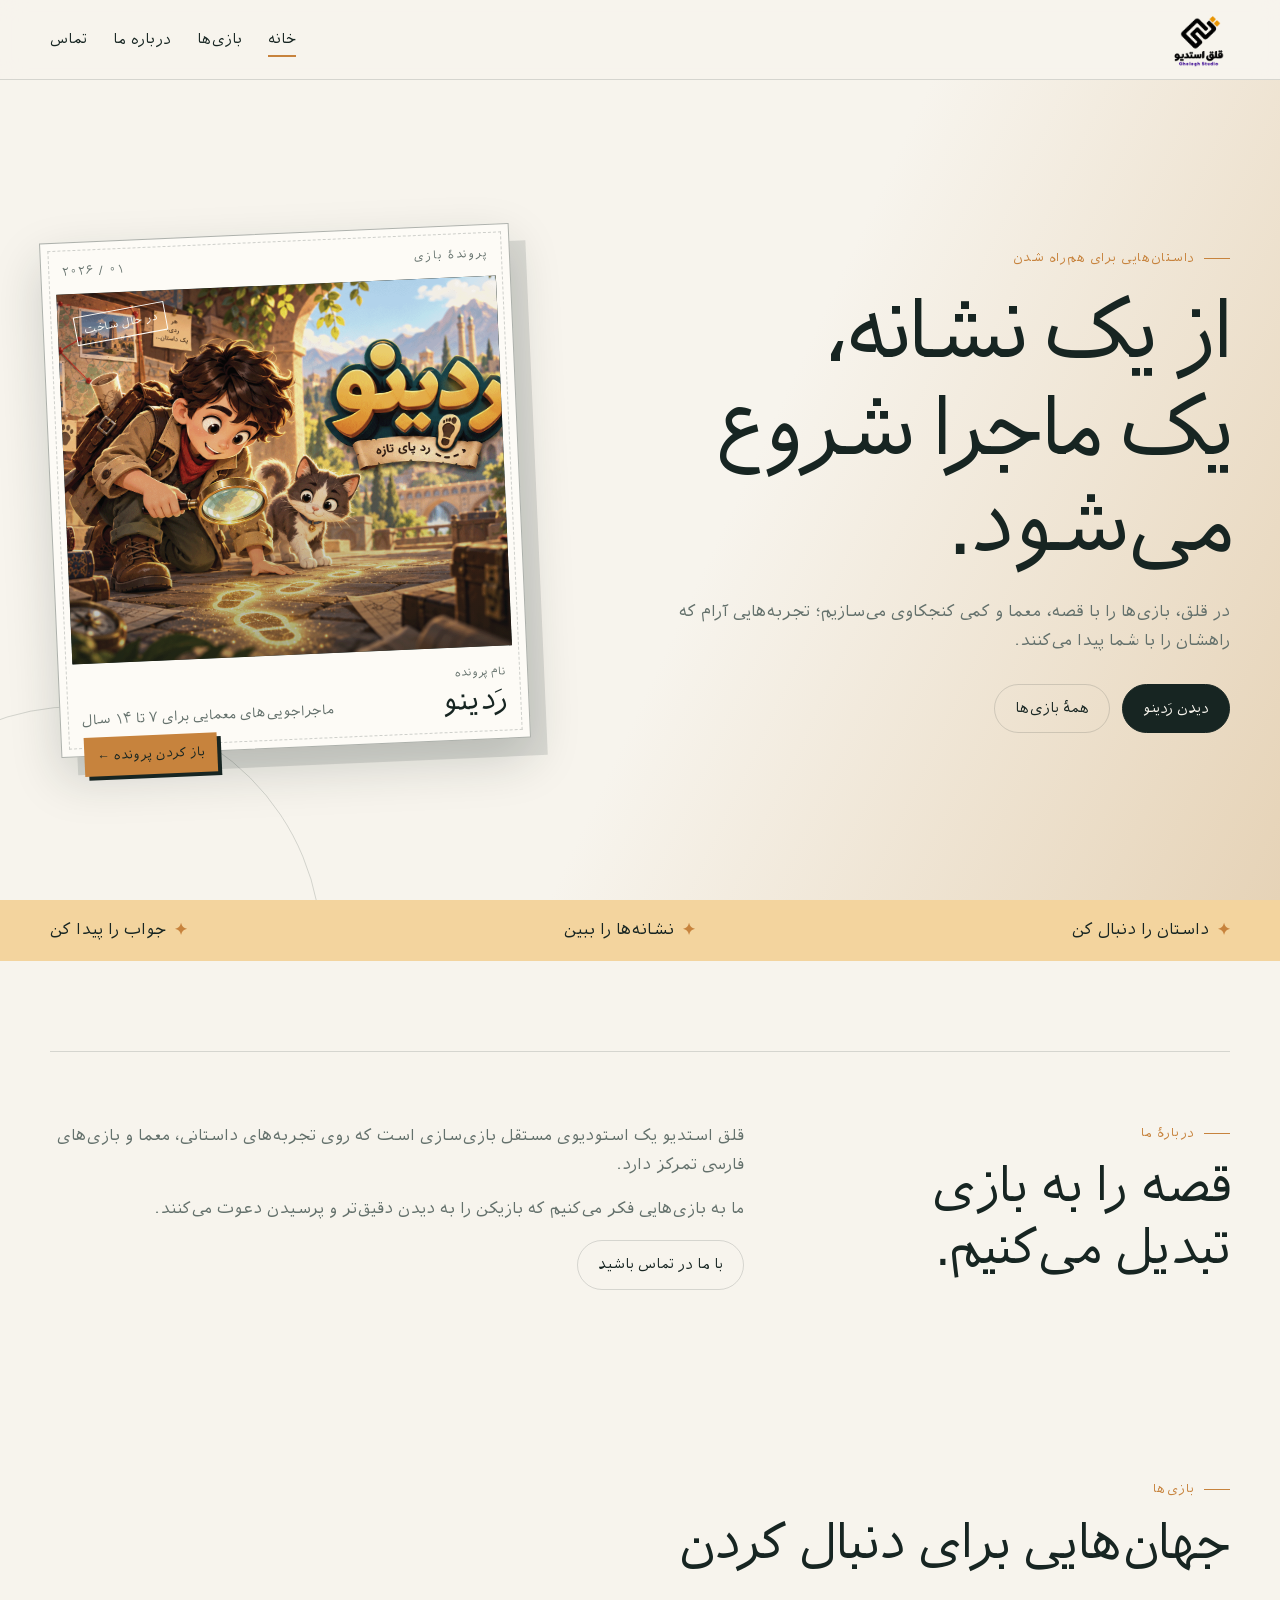
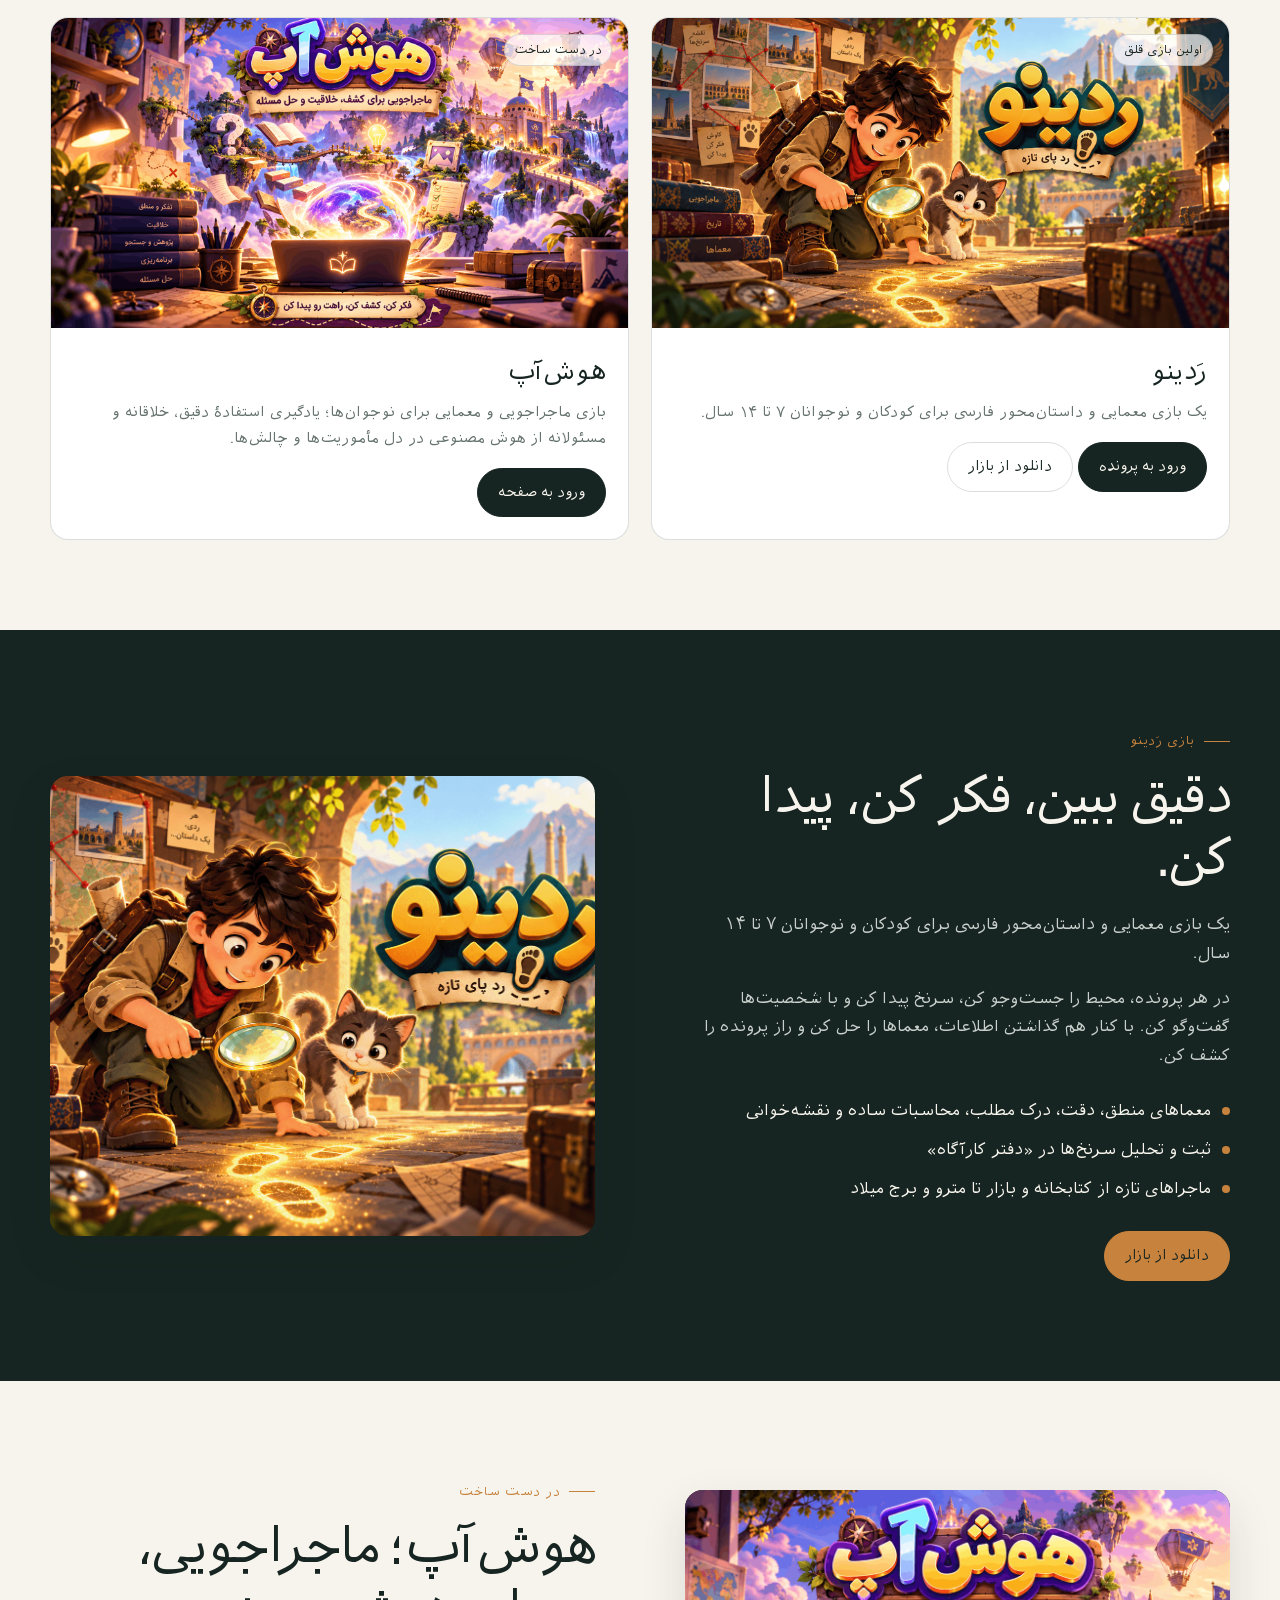
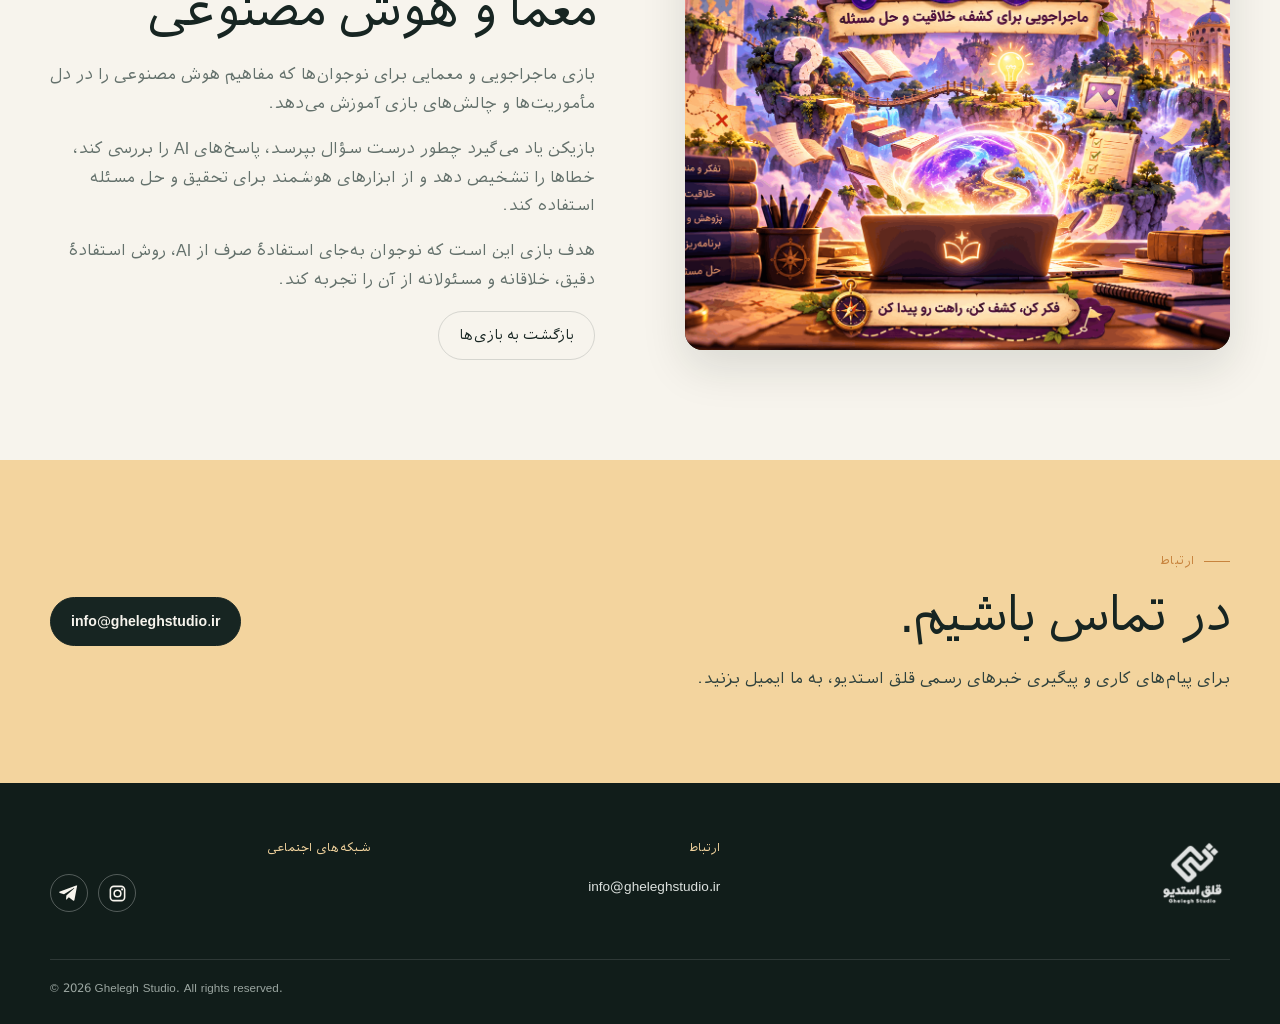
<file: index.html>
<!doctype html>
<html lang="fa" dir="rtl">
  <head>
    <meta charset="utf-8" />
    <meta name="viewport" content="width=device-width,initial-scale=1" />
    <title>قلق استدیو | بازی‌هایی برای کشف کردن</title>
    <meta
      name="description"
      content="قلق استدیو؛ استودیوی مستقل بازی‌سازی ایرانی، سازندهٔ بازی‌های داستانی و معمایی برای کودکان و نوجوانان."
    />
    <link rel="canonical" href="https://gheleghstudio.ir/" />
    <meta name="robots" content="index,follow,max-image-preview:large" />
    <meta name="theme-color" content="#172522" />
    <meta property="og:locale" content="fa_IR" />
    <meta property="og:type" content="website" />
    <meta property="og:site_name" content="قلق استدیو" />
    <meta property="og:title" content="قلق استدیو | بازی‌هایی برای کشف کردن" />
    <meta property="og:description" content="استودیوی مستقل بازی‌سازی ایرانی؛ سازندهٔ بازی‌های داستانی و معمایی." />
    <meta property="og:url" content="https://gheleghstudio.ir/" />
    <meta property="og:image" content="https://gheleghstudio.ir/assets/images/logo.png" />
    <meta name="twitter:card" content="summary_large_image" />
    <meta name="twitter:title" content="قلق استدیو | بازی‌هایی برای کشف کردن" />
    <meta name="twitter:description" content="استودیوی مستقل بازی‌سازی ایرانی." />
    <meta name="twitter:image" content="https://gheleghstudio.ir/assets/images/logo.png" />
    <script type="application/ld+json">
      {"@context":"https://schema.org","@graph":[{"@type":"Organization","@id":"https://gheleghstudio.ir/#organization","name":"قلق استدیو","url":"https://gheleghstudio.ir/","logo":"https://gheleghstudio.ir/assets/images/logo.png","email":"info@gheleghstudio.ir"},{"@type":"WebSite","@id":"https://gheleghstudio.ir/#website","url":"https://gheleghstudio.ir/","name":"قلق استدیو","inLanguage":"fa-IR","publisher":{"@id":"https://gheleghstudio.ir/#organization"}},{"@type":"VideoGame","@id":"https://gheleghstudio.ir/#radino","name":"رَدینو","url":"https://gheleghstudio.ir/#radino","image":"https://gheleghstudio.ir/assets/images/radino/golden-footprints.png","description":"بازی معمایی و داستان‌محور فارسی برای کودکان و نوجوانان ۷ تا ۱۴ سال.","inLanguage":"fa-IR","genre":["Puzzle","Adventure"],"audience":{"@type":"PeopleAudience","suggestedMinAge":7,"suggestedMaxAge":14},"publisher":{"@id":"https://gheleghstudio.ir/#organization"},"sameAs":"https://cafebazaar.ir/app/radino.mokho.com"},{"@type":"VideoGame","@id":"https://gheleghstudio.ir/#hoosh-up","name":"هوش‌آپ","url":"https://gheleghstudio.ir/#hoosh-up","image":"https://gheleghstudio.ir/assets/images/hoosh-up.png","description":"بازی ماجراجویی و معمایی برای آموزش استفادهٔ دقیق، خلاقانه و مسئولانه از هوش مصنوعی.","inLanguage":"fa-IR","genre":["Adventure","Puzzle","Educational"],"publisher":{"@id":"https://gheleghstudio.ir/#organization"}}]}
    </script>
    <link rel="stylesheet" href="assets/css/main.css" />
    <link rel="stylesheet" href="assets/css/responsive.css" />
    <link rel="icon" href="favicon.svg" />
    <script src="assets/js/main.js" defer></script>
  </head>
  <body>
    <a class="skip" href="#main">پرش به محتوا</a>
    <header class="site-header">
      <nav class="nav container">
        <a class="brand" href="index.html" aria-label="صفحهٔ اصلی قلق استدیو"
          ><img src="assets/images/logo.png" alt="قلق استدیو" /></a
        ><button class="menu-button" aria-label="منو" aria-expanded="false">
          <span></span><span></span><span></span>
        </button>
        <ul class="nav-links">
          <li><a aria-current="page" href="#main">خانه</a></li>
          <li><a href="#games">بازی‌ها</a></li>
          <li><a href="#about">درباره ما</a></li>
          <li><a href="#contact">تماس</a></li>
        </ul>
      </nav>
    </header>
    <main id="main">
      <section class="hero">
        <div class="container hero-layout">
          <div class="hero-copy">
            <span class="eyebrow">داستان‌هایی برای هم‌راه شدن</span>
            <h1>از یک نشانه،<br />یک ماجرا شروع می‌شود.</h1>
            <p class="lead">
              در قلق، بازی‌ها را با قصه، معما و کمی کنجکاوی می‌سازیم؛ تجربه‌هایی
              آرام که راهشان را با شما پیدا می‌کنند.
            </p>
            <div class="button-row">
              <a class="button button-primary" href="#radino">دیدن رَدینو</a
              ><a class="button button-quiet" href="#games">همهٔ بازی‌ها</a>
            </div>
          </div>
          <div class="case-file" aria-label="معرفی بازی رَدینو">
            <div class="case-file-top">
              <span>پروندهٔ بازی</span><span>۰۱ / ۲۰۲۶</span>
            </div>
            <div class="case-image">
              <img
                src="assets/images/radino/golden-footprints.png"
                alt="تصویری از بازی رَدینو"
              /><span class="case-stamp">در حال ساخت</span>
            </div>
            <div class="case-file-bottom">
              <div>
                <span class="case-label">نام پرونده</span
                ><strong>رَدینو</strong>
              </div>
              <p>ماجراجویی‌های معمایی برای ۷ تا ۱۴ سال</p>
              <a href="#radino"
                >باز کردن پرونده <span aria-hidden="true">←</span></a
              >
            </div>
          </div>
        </div>
      </section>
      <section class="studio-strip">
        <div class="container">
          <span>داستان را دنبال کن</span><span>نشانه‌ها را ببین</span
          ><span>جواب را پیدا کن</span>
        </div>
      </section>
      <section class="section" id="about" aria-labelledby="about-title">
        <div class="container intro-grid">
          <div>
            <span class="eyebrow">دربارهٔ ما</span>
            <h2 class="section-title" id="about-title">قصه را به بازی تبدیل می‌کنیم.</h2>
          </div>
          <div class="intro-copy">
            <p>
              قلق استدیو یک استودیوی مستقل بازی‌سازی است که روی تجربه‌های
              داستانی، معما و بازی‌های فارسی تمرکز دارد.
            </p>
            <p>
              ما به بازی‌هایی فکر می‌کنیم که بازیکن را به دیدن دقیق‌تر و پرسیدن
              دعوت می‌کنند.
            </p>
            <a class="button button-quiet" href="#contact">با ما در تماس باشید</a>
          </div>
        </div>
      </section>
      <section class="section games-showcase" id="games" aria-labelledby="games-title">
        <div class="container">
          <span class="eyebrow">بازی‌ها</span>
          <h2 class="section-title" id="games-title">جهان‌هایی برای دنبال کردن</h2>
          <div class="game-grid">
            <article class="game-card">
              <div class="game-card-image">
                <img
                  src="assets/images/radino/golden-footprints.png"
                  alt="تصویر بازی رَدینو"
                /><span class="image-label">اولین بازی قلق</span>
              </div>
              <div class="game-card-body">
                <h3>رَدینو</h3>
                <p>
                  یک بازی معمایی و داستان‌محور فارسی برای کودکان و نوجوانان ۷ تا
                  ۱۴ سال.
                </p>
                <a class="button button-primary" href="#radino"
                  >ورود به پرونده</a
                >
                <a
                  class="button button-quiet"
                  href="https://cafebazaar.ir/app/radino.mokho.com"
                  target="_blank"
                  rel="noopener noreferrer"
                  >دانلود از بازار</a
                >
              </div>
            </article>
            <article class="game-card">
              <div class="game-card-image">
                <img
                  src="assets/images/hoosh-up.png"
                  alt="تصویر بازی هوش‌آپ"
                /><span class="image-label">در دست ساخت</span>
              </div>
              <div class="game-card-body">
                <h3>هوش‌آپ</h3>
                <p>
                  بازی ماجراجویی و معمایی برای نوجوان‌ها؛ یادگیری استفادهٔ دقیق،
                  خلاقانه و مسئولانه از هوش مصنوعی در دل مأموریت‌ها و چالش‌ها.
                </p>
                <a class="button button-primary" href="#hoosh-up"
                  >ورود به صفحه</a
                >
              </div>
            </article>
          </div>
        </div>
      </section>
      <section class="project-detail radino-highlight" id="radino" aria-labelledby="radino-title">
        <div class="container project-detail-grid">
          <div class="project-detail-copy">
            <span class="eyebrow">بازی رَدینو</span>
            <h2 id="radino-title">دقیق ببین، فکر کن، پیدا کن.</h2>
            <p class="lead">یک بازی معمایی و داستان‌محور فارسی برای کودکان و نوجوانان ۷ تا ۱۴ سال.</p>
            <p>در هر پرونده، محیط را جست‌وجو کن، سرنخ پیدا کن و با شخصیت‌ها گفت‌وگو کن. با کنار هم گذاشتن اطلاعات، معماها را حل کن و راز پرونده را کشف کن.</p>
            <ul class="features">
              <li>معماهای منطق، دقت، درک مطلب، محاسبات ساده و نقشه‌خوانی</li>
              <li>ثبت و تحلیل سرنخ‌ها در «دفتر کارآگاه»</li>
              <li>ماجراهای تازه از کتابخانه و بازار تا مترو و برج میلاد</li>
            </ul>
            <div class="button-row">
              <a class="button button-primary" href="https://cafebazaar.ir/app/radino.mokho.com" target="_blank" rel="noopener noreferrer">دانلود از بازار</a>
            </div>
          </div>
          <div class="project-detail-image">
            <img src="assets/images/radino/golden-footprints.png" alt="تصویر بازی معمایی رَدینو" />
          </div>
        </div>
      </section>
      <section class="project-detail" id="hoosh-up" aria-labelledby="hoosh-up-title">
        <div class="container project-detail-grid project-detail-grid-reverse">
          <div class="project-detail-copy">
            <span class="eyebrow">در دست ساخت</span>
            <h2 id="hoosh-up-title">هوش‌آپ؛ ماجراجویی، معما و هوش مصنوعی</h2>
            <p class="lead">بازی ماجراجویی و معمایی برای نوجوان‌ها که مفاهیم هوش مصنوعی را در دل مأموریت‌ها و چالش‌های بازی آموزش می‌دهد.</p>
            <p>بازیکن یاد می‌گیرد چطور درست سؤال بپرسد، پاسخ‌های AI را بررسی کند، خطاها را تشخیص دهد و از ابزارهای هوشمند برای تحقیق و حل مسئله استفاده کند.</p>
            <p>هدف بازی این است که نوجوان به‌جای استفادهٔ صرف از AI، روش استفادهٔ دقیق، خلاقانه و مسئولانه از آن را تجربه کند.</p>
            <a class="button button-quiet" href="#games">بازگشت به بازی‌ها</a>
          </div>
          <div class="project-detail-image">
            <img src="assets/images/hoosh-up.png" alt="تصویر بازی هوش‌آپ" />
          </div>
        </div>
      </section>
      <section class="contact-section" id="contact" aria-labelledby="contact-title">
        <div class="container contact-layout">
          <div>
            <span class="eyebrow">ارتباط</span>
            <h2 class="section-title" id="contact-title">در تماس باشیم.</h2>
            <p>برای پیام‌های کاری و پیگیری خبرهای رسمی قلق استدیو، به ما ایمیل بزنید.</p>
          </div>
          <a class="button button-primary" href="mailto:info@gheleghstudio.ir">info@gheleghstudio.ir</a>
        </div>
      </section>
    </main>
    <footer class="site-footer">
      <div class="container footer-grid">
        <div>
          <a class="brand" href="index.html"
            ><img src="assets/images/logo.png" alt="قلق استدیو"
          /></a>
        </div>
        <div>
          <span class="footer-title">ارتباط</span>
          <ul class="footer-list">
            <li>
              <a href="mailto:info@gheleghstudio.ir">info@gheleghstudio.ir</a>
            </li>
          </ul>
        </div>
      </div>
      <div class="container copyright">
        © 2026 Ghelegh Studio. All rights reserved.
      </div>
    </footer>
  </body>
</html>
</file>
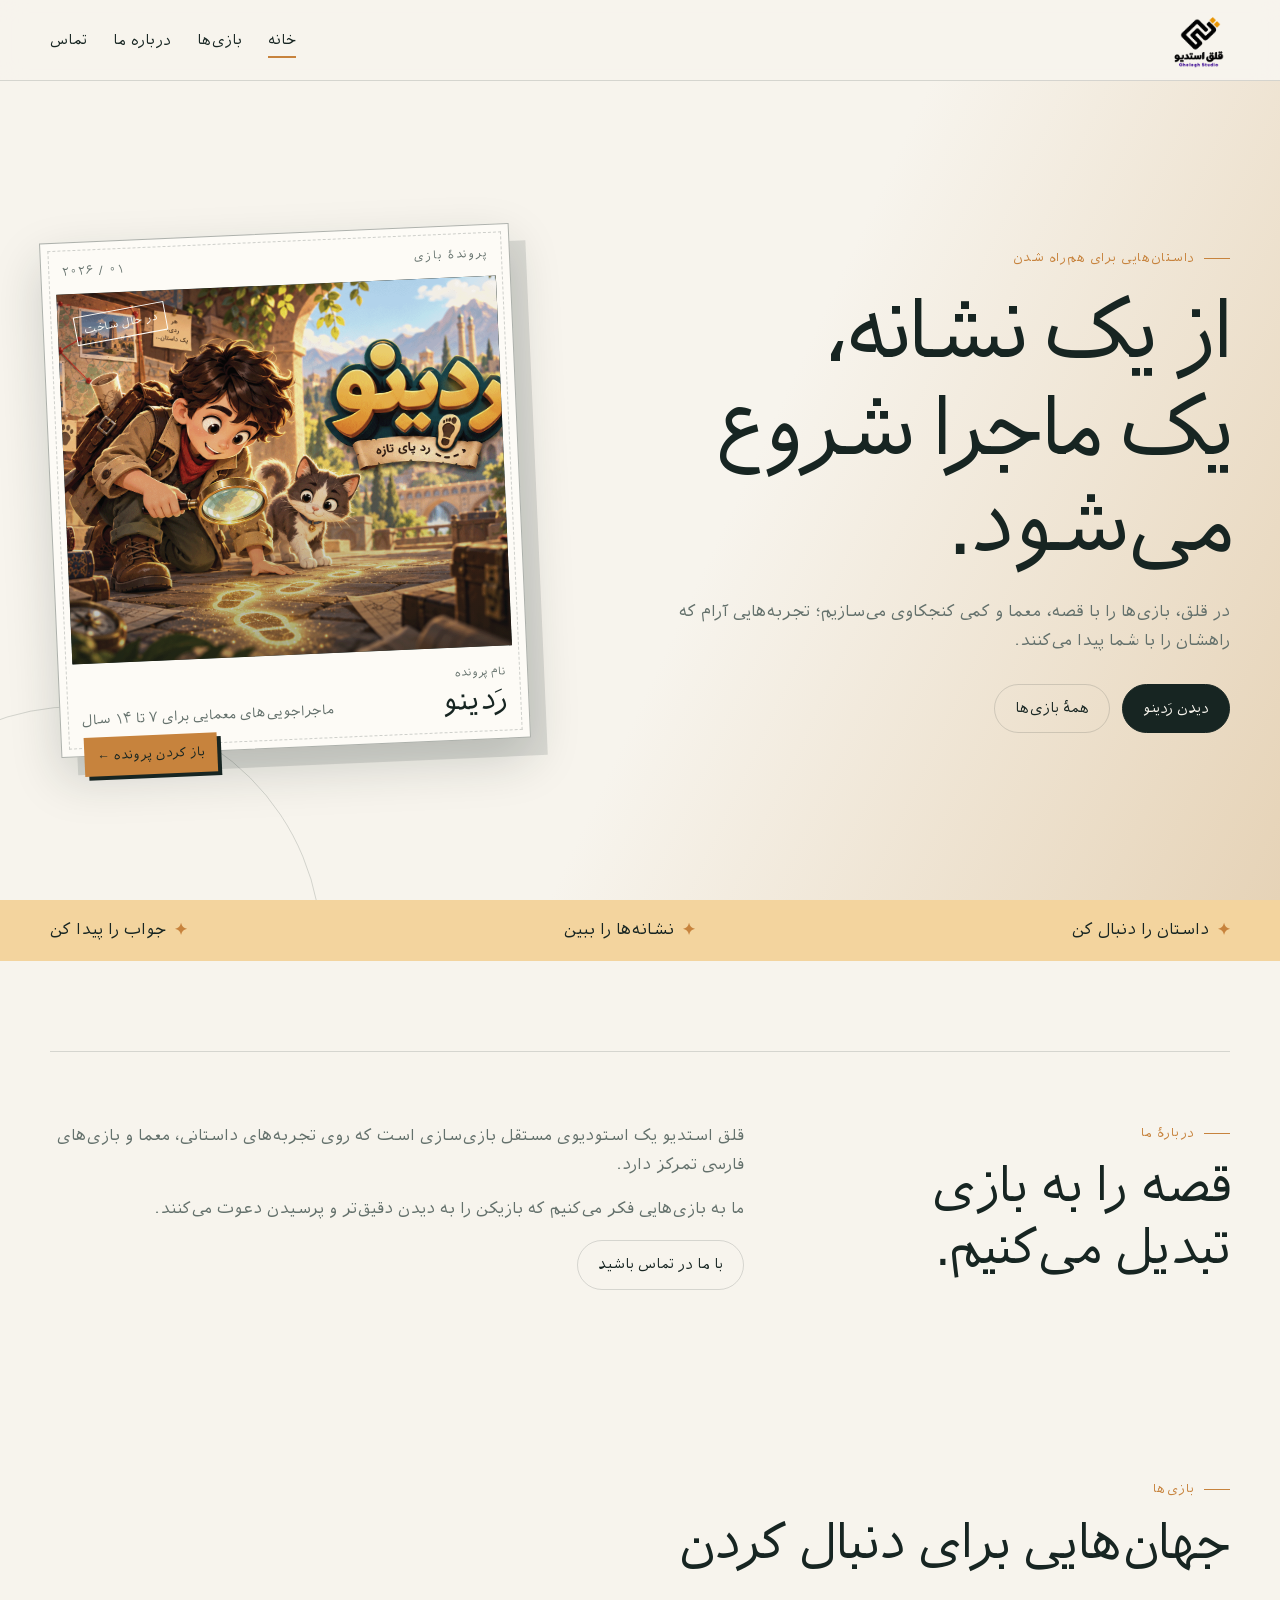
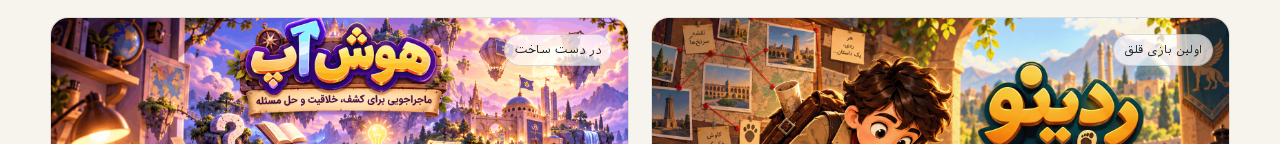
<file: about.html>
<!doctype html>
<html lang="fa" dir="rtl">
  <head>
    <meta charset="utf-8" />
    <meta http-equiv="refresh" content="0; url=index.html#about" />
    <meta name="robots" content="noindex,follow" />
    <link rel="canonical" href="https://gheleghstudio.ir/" />
    <title>دربارهٔ قلق استدیو</title>
  </head>
  <body><p>در حال انتقال به <a href="index.html#about">بخش دربارهٔ ما</a>…</p></body>
</html>
</file>
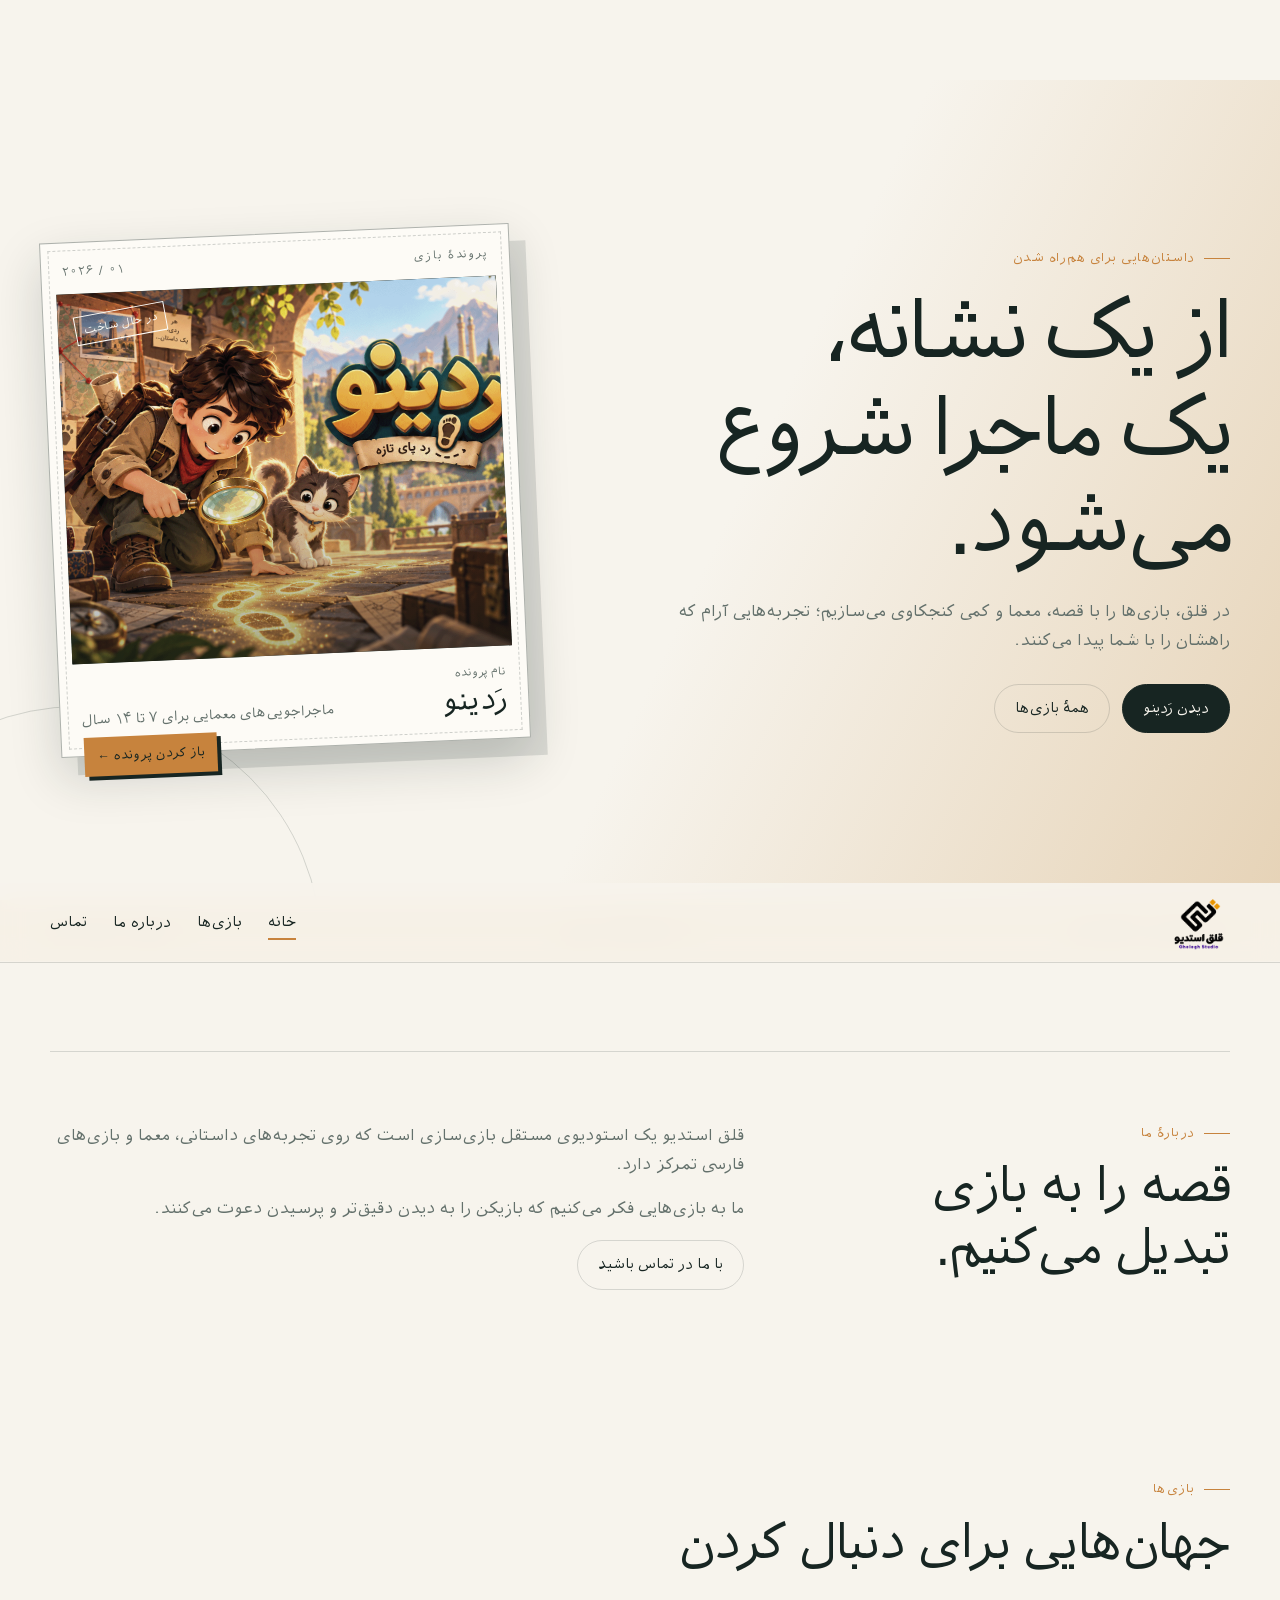
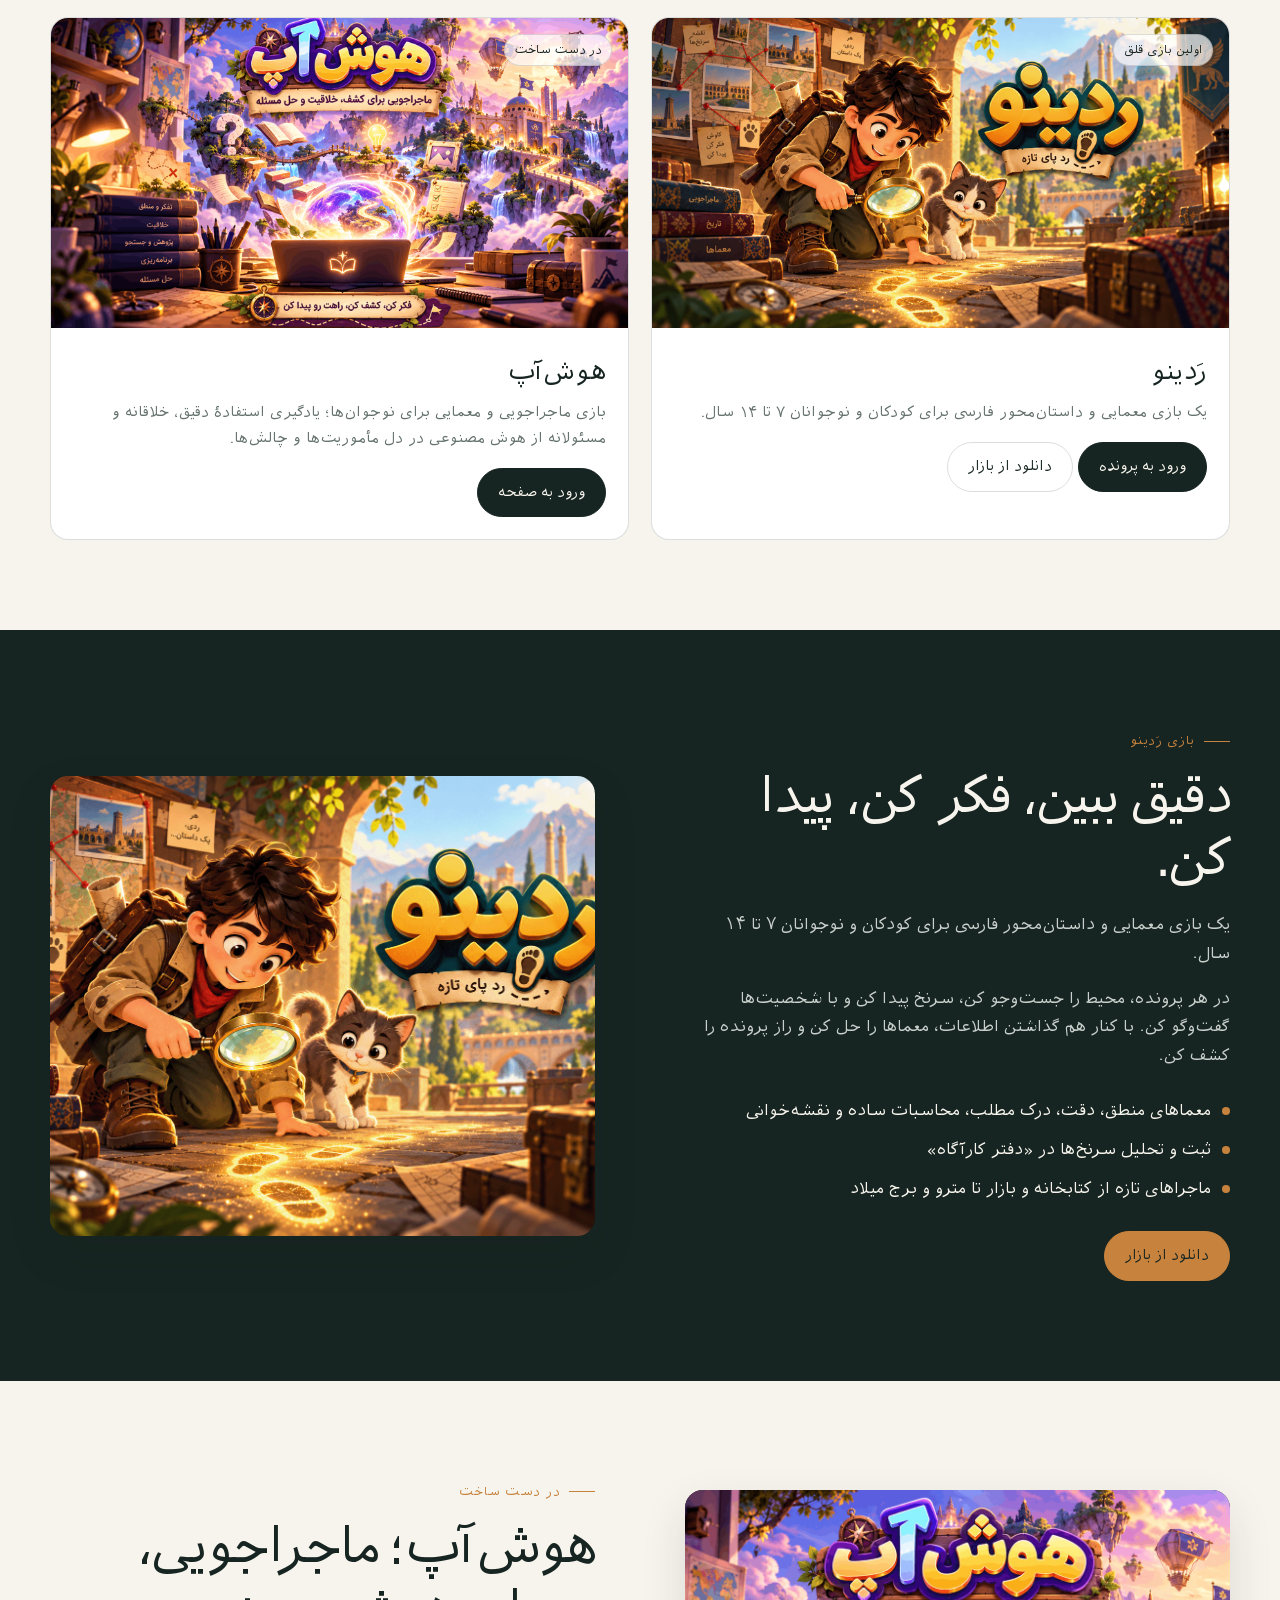
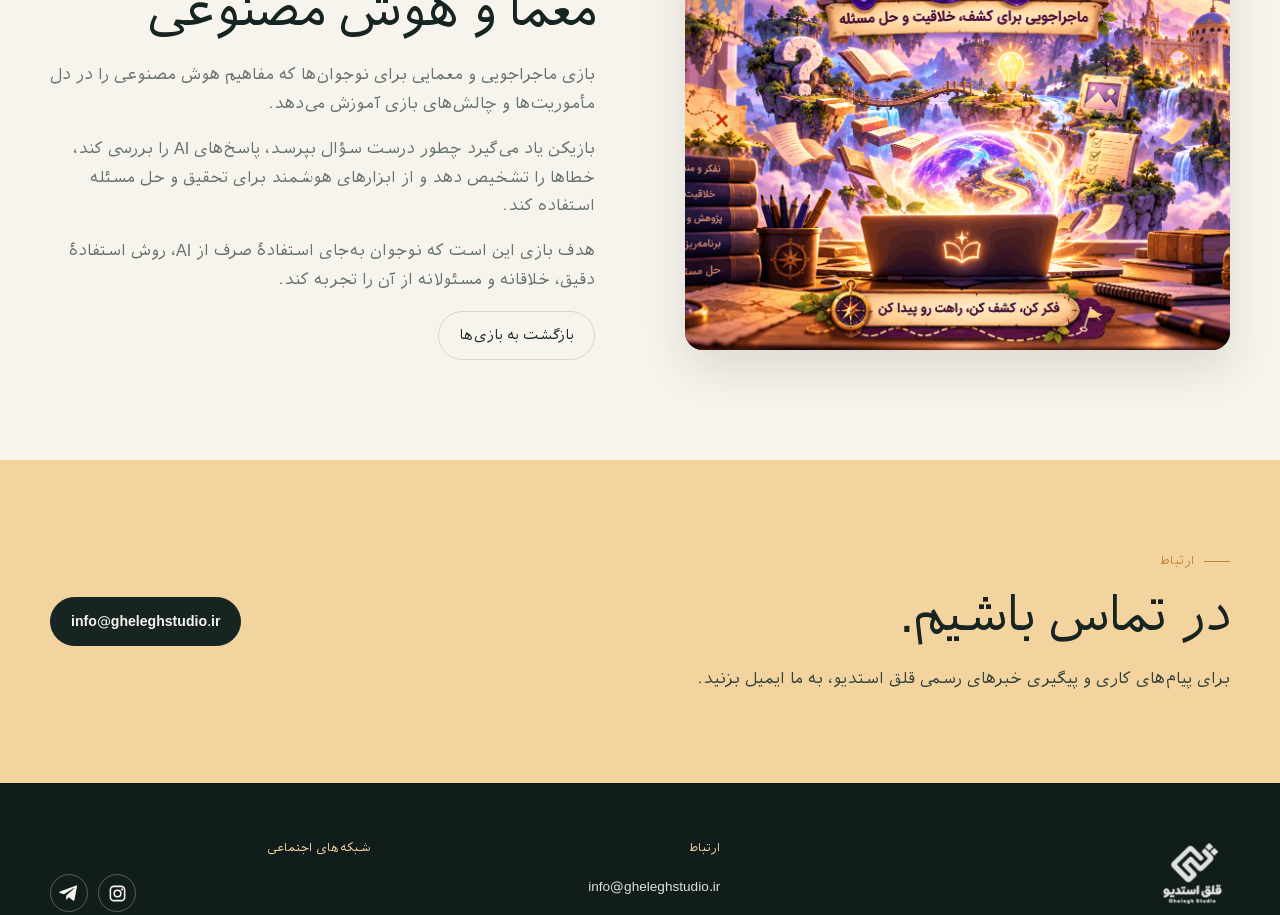
<file: contact.html>
<!doctype html>
<html lang="fa" dir="rtl">
  <head>
    <meta charset="utf-8" />
    <meta http-equiv="refresh" content="0; url=index.html#contact" />
    <meta name="robots" content="noindex,follow" />
    <link rel="canonical" href="https://gheleghstudio.ir/" />
    <title>تماس با قلق استدیو</title>
  </head>
  <body><p>در حال انتقال به <a href="index.html#contact">بخش تماس</a>…</p></body>
</html>
</file>
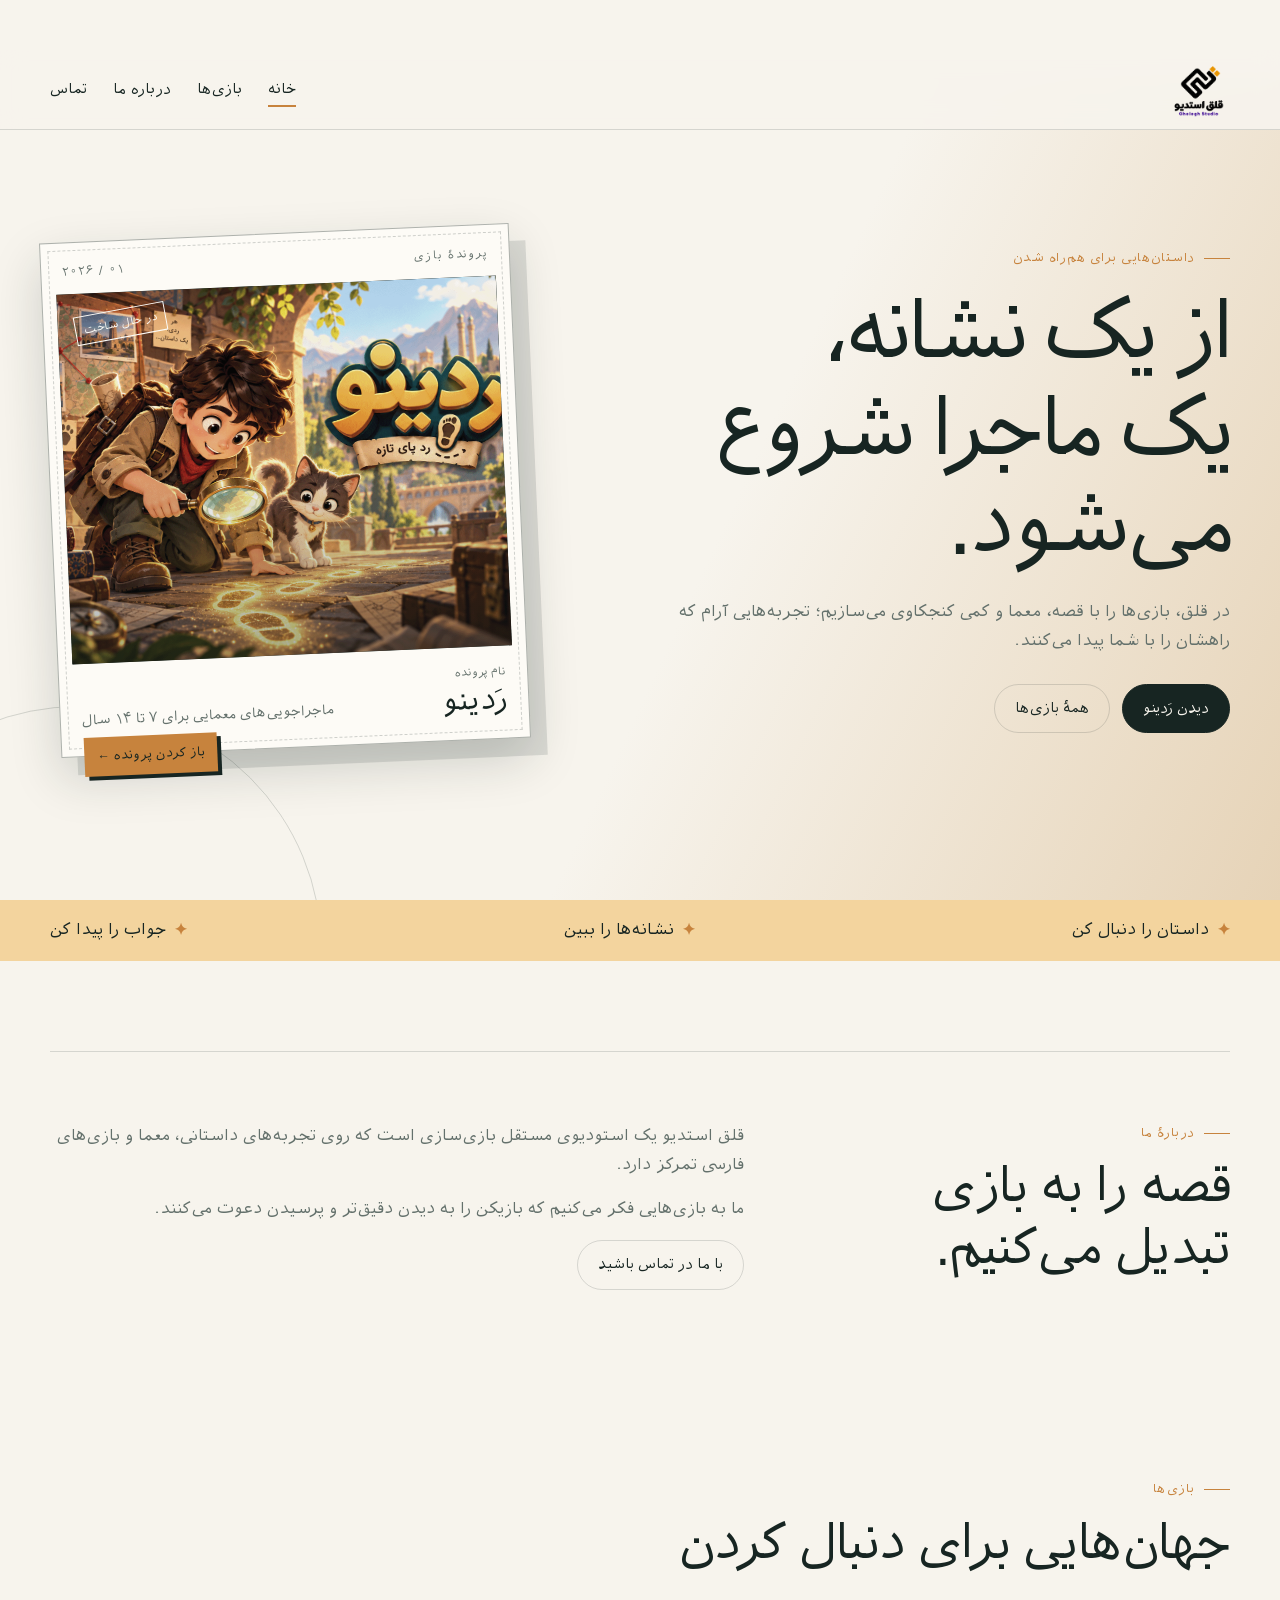
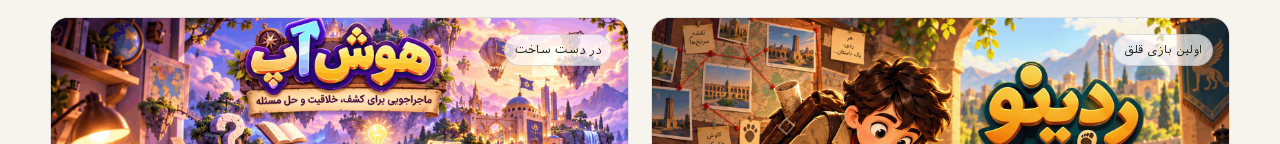
<file: games.html>
<!doctype html>
<html lang="fa" dir="rtl">
  <head>
    <meta charset="utf-8" />
    <meta http-equiv="refresh" content="0; url=index.html#games" />
    <meta name="robots" content="noindex,follow" />
    <link rel="canonical" href="https://gheleghstudio.ir/" />
    <title>بازی‌ها | قلق استدیو</title>
  </head>
  <body><p>در حال انتقال به <a href="index.html#games">بخش بازی‌ها</a>…</p></body>
</html>
</file>
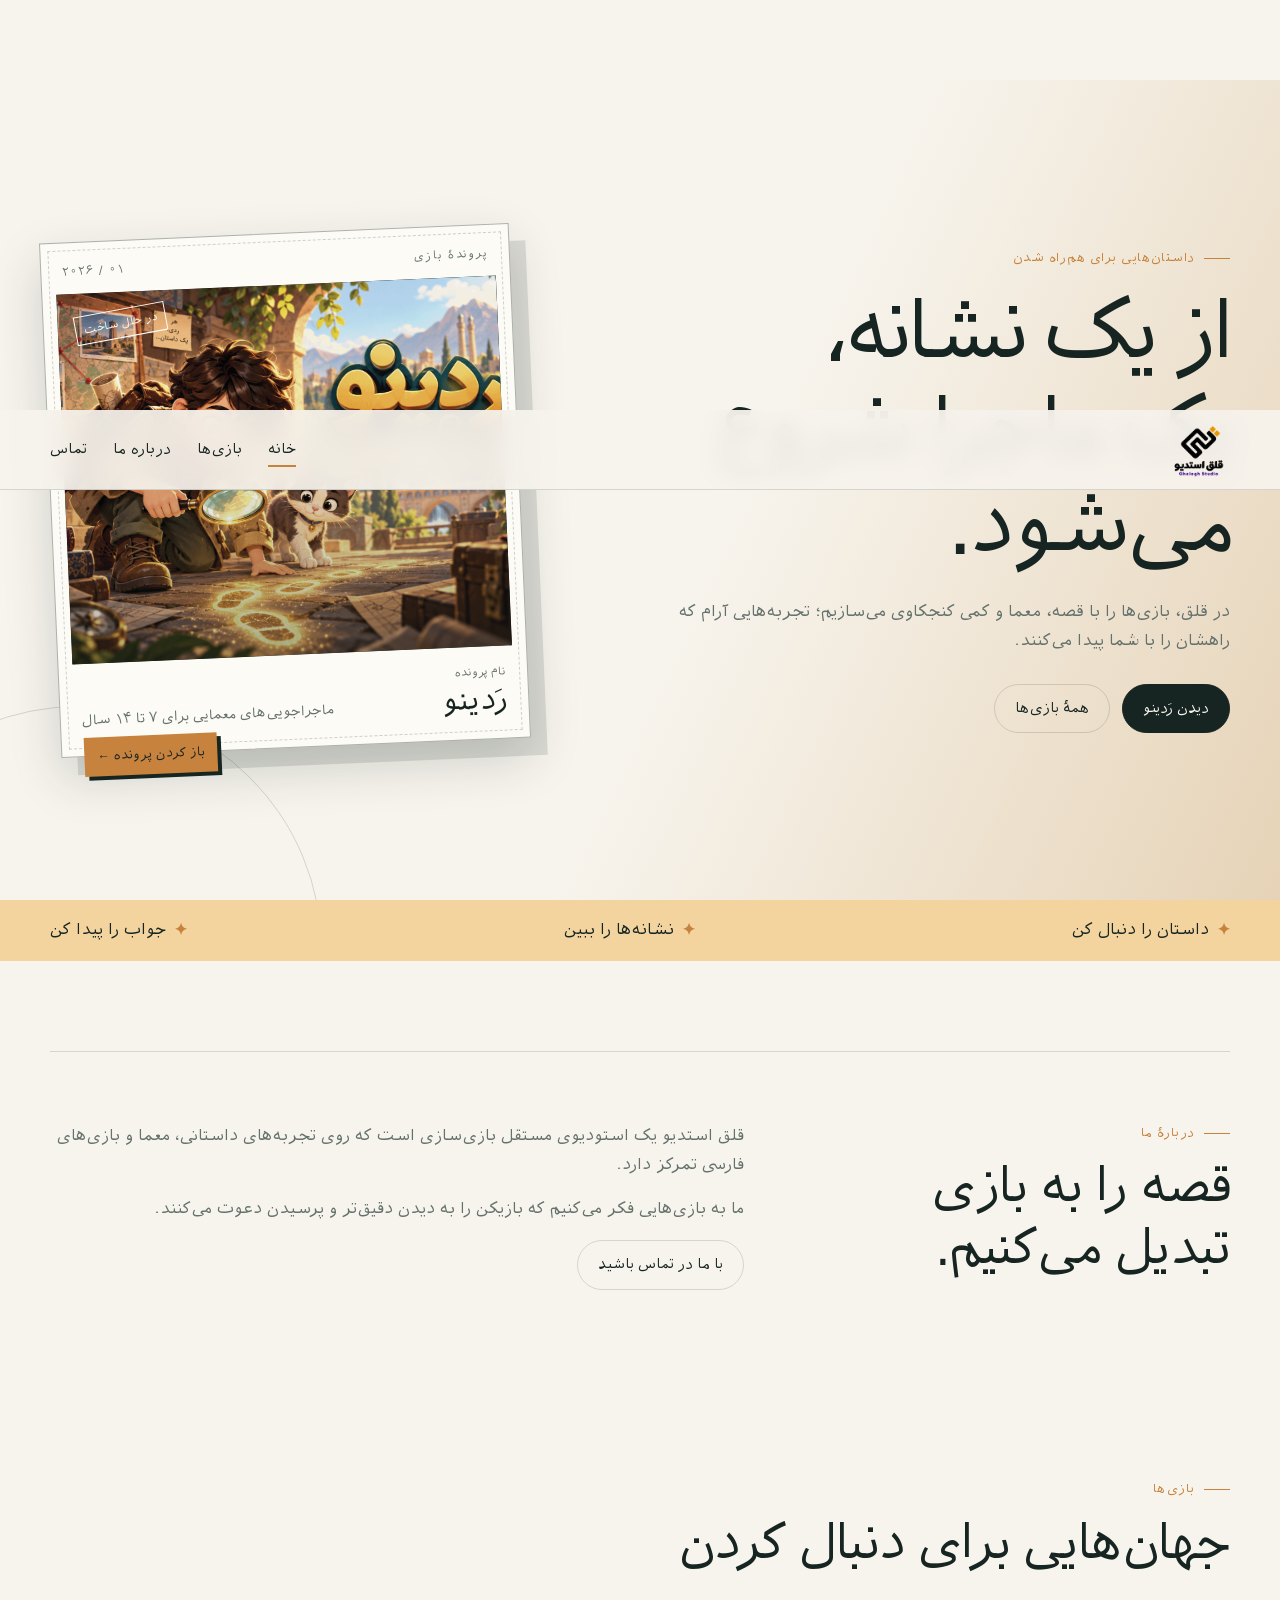
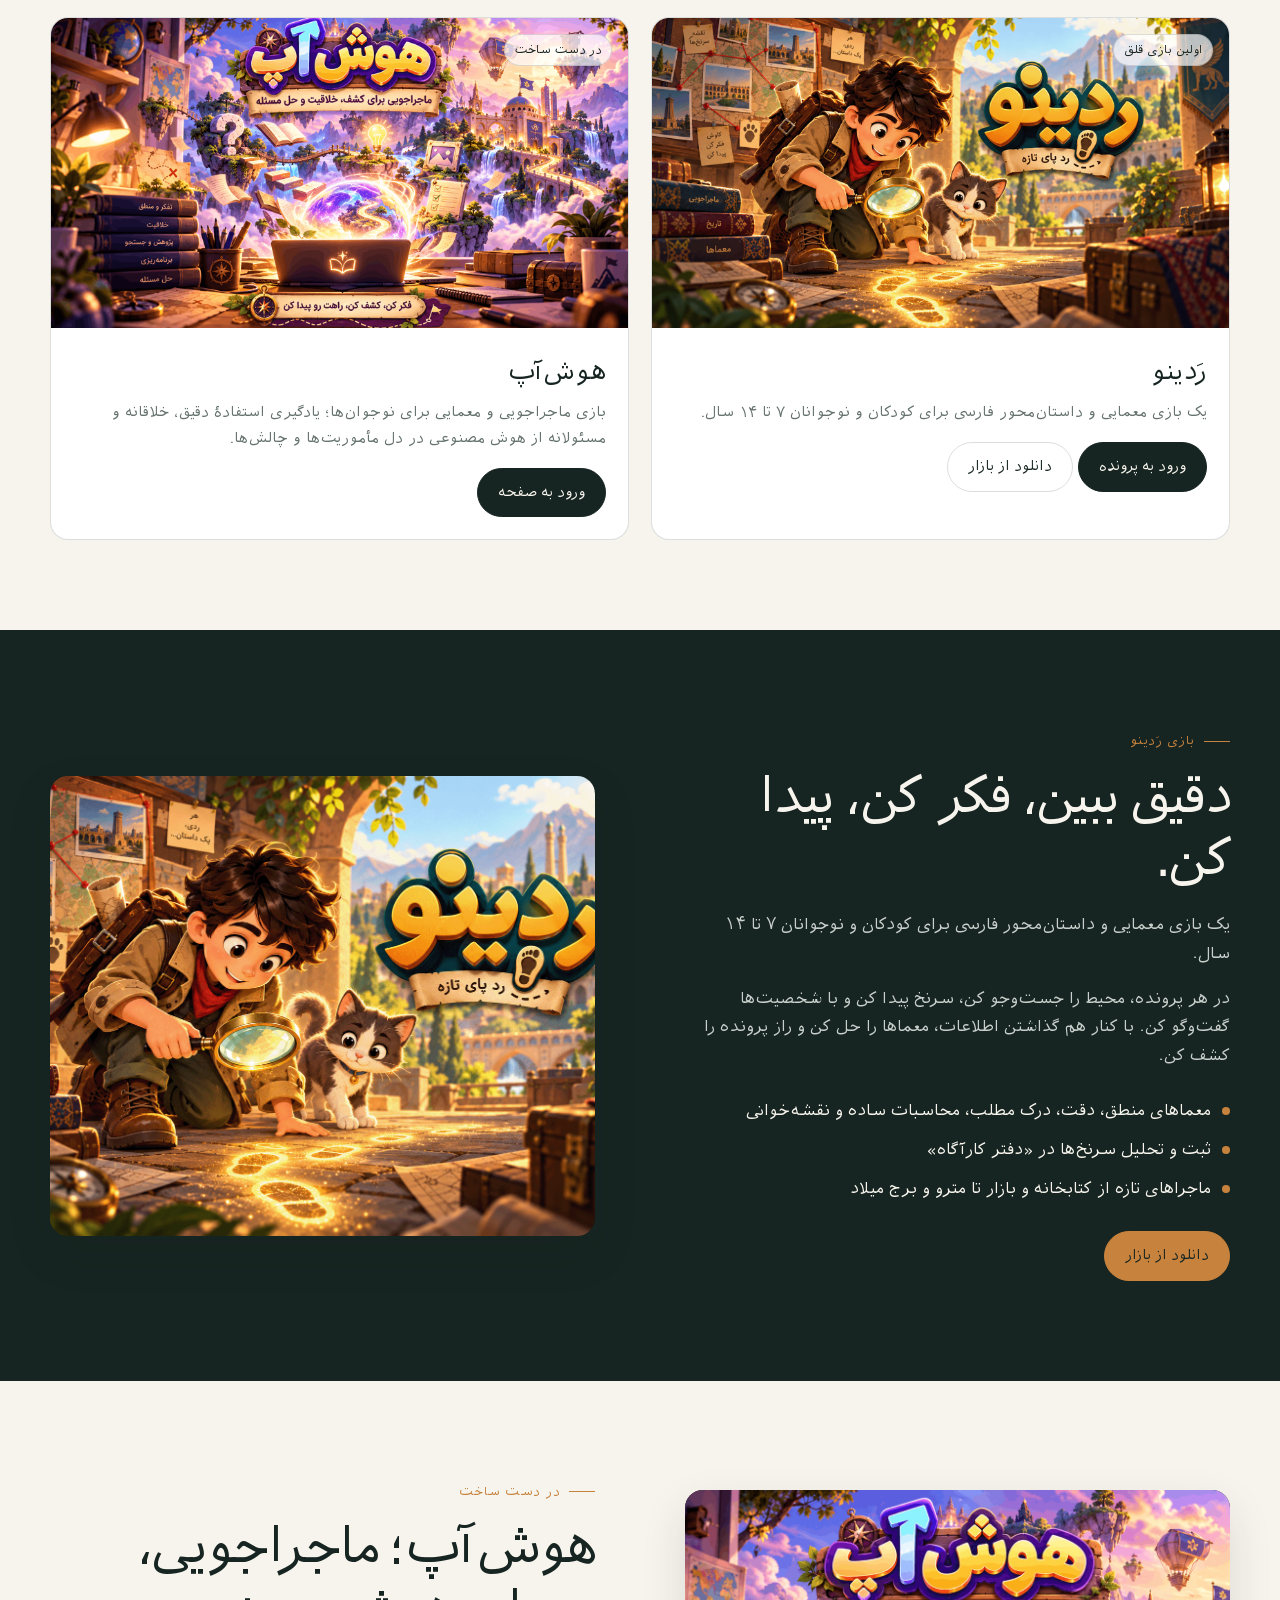
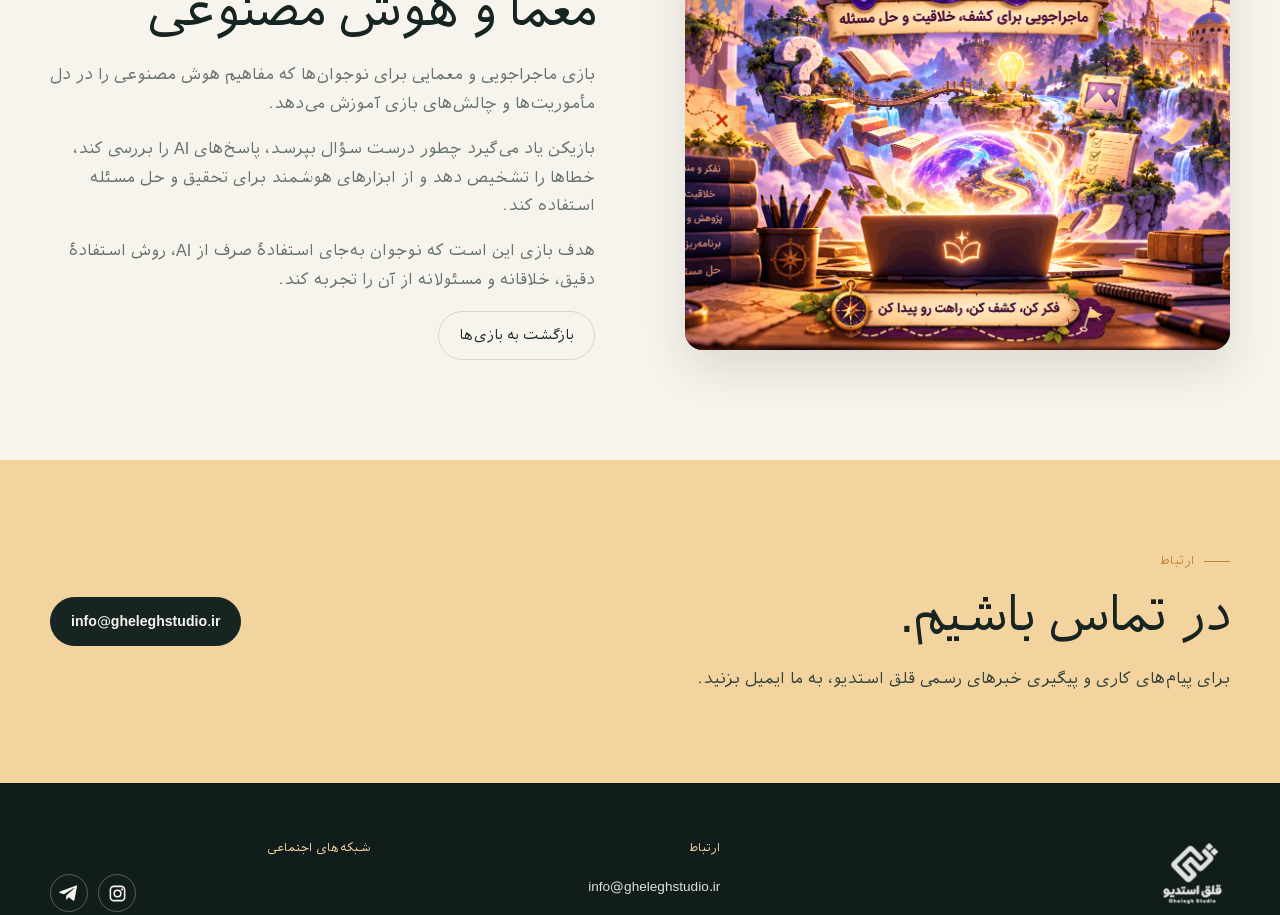
<file: hoosh-up.html>
<!doctype html>
<html lang="fa" dir="rtl">
  <head>
    <meta charset="utf-8" />
    <meta http-equiv="refresh" content="0; url=index.html#hoosh-up" />
    <meta name="robots" content="noindex,follow" />
    <link rel="canonical" href="https://gheleghstudio.ir/" />
    <title>هوش‌آپ | قلق استدیو</title>
  </head>
  <body><p>در حال انتقال به <a href="index.html#hoosh-up">بخش هوش‌آپ</a>…</p></body>
</html>
</file>
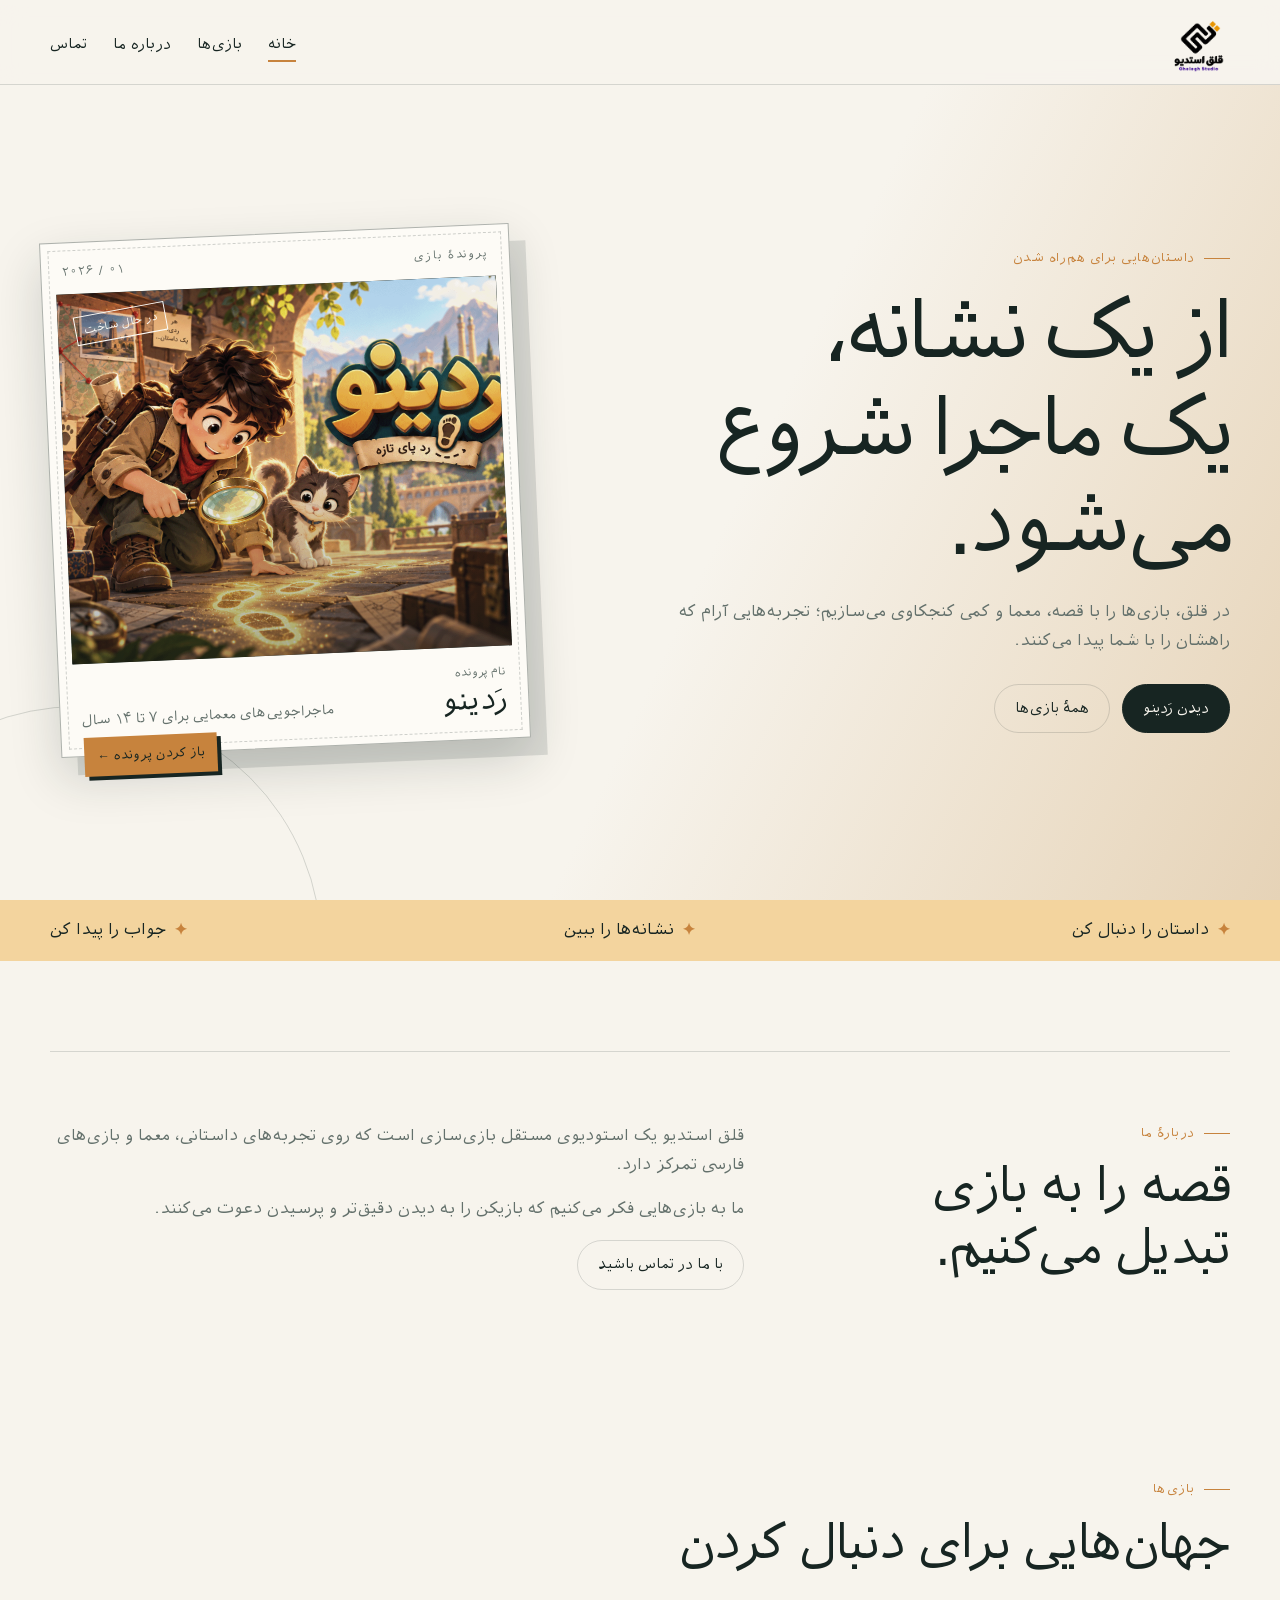
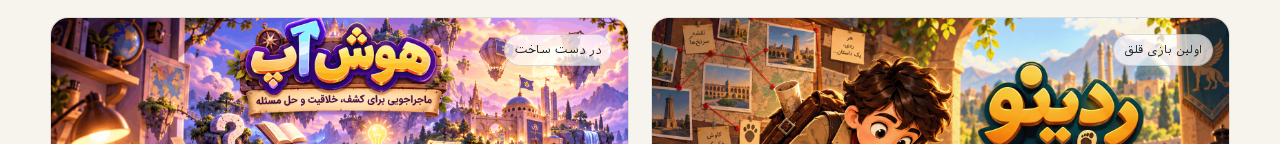
<file: radino.html>
<!doctype html>
<html lang="fa" dir="rtl">
  <head>
    <meta charset="utf-8" />
    <meta http-equiv="refresh" content="0; url=index.html#radino" />
    <meta name="robots" content="noindex,follow" />
    <link rel="canonical" href="https://gheleghstudio.ir/" />
    <title>رَدینو | قلق استدیو</title>
  </head>
  <body><p>در حال انتقال به <a href="index.html#radino">بخش رَدینو</a>…</p></body>
</html>
</file>
<file: assets/css/main.css>
@font-face{font-family:"IRANSans";src:url("../fonts/iransans/Iranian%20Sans.ttf") format("truetype");font-weight:100 900;font-style:normal;font-display:swap}
html body{font-family:"IRANSans",Tahoma,Arial,sans-serif}
.hero-pills{display:flex;gap:8px;flex-wrap:wrap;margin-top:30px}.hero-pills span,.image-label{font-size:.72rem;border:1px solid var(--line);border-radius:999px;padding:5px 10px;background:rgba(255,255,255,.7)}.floating-card{position:absolute;background:var(--paper);color:var(--ink);border:1px solid var(--line);box-shadow:var(--shadow);padding:13px 16px;border-radius:12px;z-index:2;font-size:.78rem}.floating-card b,.floating-card small{display:block}.floating-card small{color:var(--muted)}.top-card{top:8%;left:5%}.bottom-card{bottom:2%;right:4%;background:var(--amber-light)}.studio-strip{background:var(--amber-light);padding:16px 0;font-weight:700}.studio-strip .container{display:flex;justify-content:space-between;gap:15px}.studio-strip span:before{content:"✦";margin-left:8px;color:var(--amber)}.image-label{position:absolute;top:16px;right:16px}.game-card-image{position:relative}
:root{--ink:#172522;--ink-soft:#30423d;--paper:#f7f4ed;--paper-deep:#ebe6dc;--amber:#c7833d;--amber-light:#f3d49e;--line:rgba(23,37,34,.15);--muted:#64716c;--white:#fff;--shadow:0 18px 45px rgba(20,30,28,.12);--r:18px;--container:1180px;--ease:180ms ease}
*{box-sizing:border-box}html{scroll-behavior:smooth}body{margin:0;background:var(--paper);color:var(--ink);font-family:IRANSansX,Tahoma,Arial,sans-serif;line-height:1.8;direction:rtl}a{color:inherit;text-decoration:none}img{display:block;max-width:100%;height:auto}button{font:inherit}.skip{position:absolute;right:12px;top:-60px;background:var(--amber);color:var(--ink);padding:8px 16px;z-index:100}.skip:focus{top:12px}.container{width:min(var(--container),calc(100% - 40px));margin:auto}.eyebrow{display:flex;gap:9px;align-items:center;color:var(--amber);font-size:.78rem;font-weight:700;letter-spacing:.04em}.eyebrow:before{content:"";width:26px;height:1px;background:currentColor}.section{padding:90px 0}.section-title{font-size:clamp(1.8rem,4vw,3.1rem);line-height:1.25;margin:12px 0 18px;letter-spacing:-.04em}.lead{color:var(--muted);max-width:620px;margin:0;font-size:1.02rem}.site-header{height:80px;display:flex;align-items:center;border-bottom:1px solid var(--line);background:rgba(247,244,237,.92);backdrop-filter:blur(12px);position:sticky;top:0;z-index:20}.nav{display:flex;align-items:center;justify-content:space-between;gap:25px}.brand{display:inline-flex;align-items:center;gap:10px;font-weight:800;line-height:1.2}.brand-mark{width:31px;height:31px;border:2px solid var(--amber);border-radius:50% 50% 50% 8px;transform:rotate(-45deg);position:relative}.brand-mark:after{content:"";position:absolute;width:7px;height:7px;border-radius:50%;background:var(--amber);left:10px;top:10px}.brand small{font:500 .65rem/1 Arial;letter-spacing:.08em;display:block;direction:ltr;color:var(--muted)}.nav-links{list-style:none;margin:0;padding:0;display:flex;gap:26px;font-size:.9rem}.nav-links a{padding:8px 0;border-bottom:2px solid transparent;transition:var(--ease)}.nav-links a:hover,.nav-links a[aria-current=page]{border-color:var(--amber)}.menu-button{border:0;background:none;padding:8px;display:none;cursor:pointer}.menu-button span{display:block;width:25px;height:2px;margin:5px;background:var(--ink)}.button-row{display:flex;flex-wrap:wrap;gap:12px;margin-top:28px}.button{display:inline-flex;align-items:center;justify-content:center;gap:8px;border:1px solid var(--ink);border-radius:999px;padding:11px 20px;font-weight:700;font-size:.88rem;transition:transform var(--ease),background var(--ease),color var(--ease);cursor:pointer}.button:hover{transform:translateY(-2px)}.button-primary{background:var(--ink);color:var(--paper)}.button-primary:hover{background:var(--amber);color:var(--ink);border-color:var(--amber)}.button-quiet{border-color:var(--line)}.button-quiet:hover{border-color:var(--amber);color:var(--amber)}
.hero{min-height:calc(100svh - 80px);display:grid;align-items:center;padding:70px 0;overflow:hidden;position:relative}.hero:after{content:"";position:absolute;width:min(55vw,700px);aspect-ratio:1;left:-14%;top:-21%;border:1px solid var(--line);border-radius:50%;box-shadow:0 0 0 45px rgba(199,131,61,.04),0 0 0 90px rgba(199,131,61,.03);pointer-events:none}.hero-grid{display:grid;grid-template-columns:1.1fr .9fr;gap:65px;align-items:center}.hero h1{font-size:clamp(3.1rem,8vw,6.7rem);letter-spacing:-.09em;line-height:1;margin:14px 0}.latin{font:500 .78rem Arial,sans-serif;letter-spacing:.2em;direction:ltr;color:var(--muted)}.hero-art{position:relative;height:430px}.hero-art .frame{width:76%;height:86%;position:absolute;left:0;bottom:0;border:1px solid var(--line);border-radius:var(--r);overflow:hidden}.hero-art img{width:100%;height:100%;object-fit:cover;filter:saturate(.72) contrast(.92);opacity:.75}.hero-art:before{content:"";width:64%;height:64%;position:absolute;top:0;right:0;background:var(--ink);border-radius:var(--r);z-index:-1}.hero-art:after{content:"قلق";position:absolute;right:8%;top:15%;font-size:clamp(5rem,12vw,10rem);font-weight:900;color:var(--amber-light);line-height:1;letter-spacing:-.15em}
.intro-grid{display:grid;grid-template-columns:.75fr 1.25fr;gap:70px;border-top:1px solid var(--line);padding-top:70px}.intro-copy p{margin:0 0 16px;color:var(--muted)}.game-grid{display:grid;grid-template-columns:repeat(2,1fr);gap:22px;margin-top:42px}.game-card{border:1px solid var(--line);border-radius:var(--r);overflow:hidden;background:var(--white);transition:transform var(--ease),box-shadow var(--ease)}.game-card:hover{transform:translateY(-5px);box-shadow:var(--shadow)}.game-card-image{height:310px;position:relative;overflow:hidden;background:var(--ink)}.game-card-image img{height:100%;width:100%;object-fit:cover}.game-card-body{padding:22px}.game-card h3{margin:0;font-size:1.55rem}.game-card p{margin:6px 0 16px;color:var(--muted);font-size:.9rem}.soon{min-height:310px;background:linear-gradient(140deg,#20332e,#14211e);color:var(--paper);display:flex;align-items:flex-end;padding:27px;position:relative;overflow:hidden}.soon:before,.soon:after{content:"";position:absolute;border:1px solid rgba(243,212,158,.23);border-radius:50%;width:260px;height:260px;top:-90px;left:-70px}.soon:after{width:130px;height:130px;top:auto;left:auto;bottom:-40px;right:-25px}.soon strong{font-size:2rem;line-height:1.2}.radino-highlight{background:var(--ink);color:var(--paper);overflow:hidden}.radino-grid{display:grid;grid-template-columns:1fr 1fr;align-items:center;gap:55px}.radino-image{border-radius:var(--r);height:430px;overflow:hidden}.radino-image img{height:100%;width:100%;object-fit:cover}.radino-highlight .lead{color:#c9d0cc}.features{list-style:none;margin:26px 0 0;padding:0;display:grid;gap:10px}.features li{display:flex;gap:11px;align-items:center}.features li:before{content:"";width:8px;height:8px;border-radius:50%;background:var(--amber)}.site-footer{background:#111d1a;color:#dce1de;padding:50px 0 25px}.footer-grid{display:grid;grid-template-columns:1.5fr 1fr 1fr;gap:28px;padding-bottom:38px}.footer-title{color:var(--amber-light);font-size:.75rem}.footer-list{list-style:none;padding:0;margin:12px 0 0;font-size:.85rem}.footer-list a:hover{text-decoration:underline}.social-links{display:flex;gap:10px;margin-top:12px;direction:ltr}.social-link{display:inline-grid;place-items:center;width:38px;height:38px;border:1px solid rgba(255,255,255,.28);border-radius:50%;color:var(--paper);transition:background var(--ease),border-color var(--ease),transform var(--ease)}.social-link:hover{background:var(--amber);border-color:var(--amber);color:var(--ink);transform:translateY(-2px)}.social-link svg{width:19px;height:19px;fill:currentColor}.social-link.telegram svg{width:20px;height:20px}.copyright{border-top:1px solid rgba(255,255,255,.12);padding-top:18px;font-size:.73rem;color:#9ba6a1;direction:ltr;text-align:left}
.page-hero{padding:90px 0 55px;border-bottom:1px solid var(--line)}.page-hero h1{font-size:clamp(2.5rem,6vw,4.8rem);line-height:1.2;margin:12px 0}.page-hero .lead{max-width:700px}.radino-hero{background:var(--ink);color:var(--paper);padding:65px 0}.radino-hero-grid{display:grid;grid-template-columns:1fr 1fr;gap:50px;align-items:center}.radino-hero h1{font-size:clamp(3.5rem,8vw,6rem);line-height:1;margin:12px 0}.radino-hero .lead{color:#c9d0cc}.radino-hero-image{height:480px;border-radius:var(--r);overflow:hidden}.radino-hero-image img{height:100%;width:100%;object-fit:cover}.meta-grid{display:grid;grid-template-columns:repeat(3,1fr);gap:1px;background:var(--line);margin-top:40px;border:1px solid var(--line)}.meta{background:var(--paper);padding:22px}.meta span{display:block;color:var(--muted);font-size:.78rem}.meta strong{font-size:1.05rem}.gallery{display:grid;grid-template-columns:1.25fr .75fr;gap:18px;margin-top:35px}.gallery figure{margin:0;border-radius:var(--r);overflow:hidden;height:270px}.gallery figure:first-child{grid-row:span 2;height:558px}.gallery img{width:100%;height:100%;object-fit:cover}.content-grid{display:grid;grid-template-columns:1fr 1fr;gap:70px}.content-grid p{color:var(--muted)}.contact-list{list-style:none;padding:0;margin:30px 0;display:grid;gap:14px}.contact-list a{border-bottom:1px solid var(--line);padding:13px 0;display:flex;justify-content:space-between}.notice{border:1px dashed var(--line);padding:20px;border-radius:var(--r);color:var(--muted);font-size:.9rem}.not-found{min-height:70vh;display:grid;place-items:center;text-align:center}.not-found h1{font-size:clamp(7rem,20vw,14rem);line-height:1;margin:0;color:var(--amber)}
[data-reveal]{opacity:0;transform:translateY(14px);transition:opacity .5s ease,transform .5s ease}[data-reveal].shown{opacity:1;transform:none}:focus-visible{outline:3px solid var(--amber);outline-offset:4px}@media(prefers-reduced-motion:reduce){*,*:before,*:after{scroll-behavior:auto!important;animation:none!important;transition:none!important}[data-reveal]{opacity:1;transform:none}}
/* Shared identity and home-page case-file hero */
.brand{gap:0}.brand img{width:64px;height:64px;object-fit:contain}.site-footer .brand img{width:78px;height:78px;filter:brightness(0) invert(1);opacity:.88}
.hero{padding:76px 0;background:linear-gradient(115deg,var(--paper) 0%,var(--paper) 56%,#e6d3b7 100%)}.hero:before{content:"";position:absolute;width:38vw;height:38vw;min-width:480px;min-height:480px;border:1px solid rgba(23,37,34,.16);border-radius:50%;left:-13vw;bottom:-23vw}.hero:after{display:none}.hero-layout{display:grid;grid-template-columns:1.05fr .95fr;gap:clamp(45px,8vw,115px);align-items:center;position:relative}.hero-copy{position:relative;z-index:1}.hero h1{font-size:clamp(2.8rem,6.5vw,5.8rem);letter-spacing:-.075em;line-height:1.16;margin:16px 0 22px}.case-file{width:min(100%,470px);justify-self:end;background:#fdfbf6;padding:14px;border:1px solid rgba(23,37,34,.35);box-shadow:16px 18px 0 rgba(23,37,34,.12),0 20px 50px rgba(23,37,34,.18);transform:rotate(-2.5deg);position:relative}.case-file:before{content:"";position:absolute;inset:7px;border:1px dashed rgba(23,37,34,.2);pointer-events:none}.case-file-top,.case-file-bottom{position:relative;z-index:1;display:flex;align-items:center;justify-content:space-between}.case-file-top{font-size:.7rem;letter-spacing:.08em;color:var(--muted);padding:5px 7px 12px}.case-image{height:370px;overflow:hidden;position:relative;background:var(--ink)}.case-image:after{content:"";position:absolute;inset:0;background:linear-gradient(180deg,transparent 45%,rgba(12,24,21,.32))}.case-image img{width:100%;height:100%;object-fit:cover;filter:saturate(.77) contrast(.96)}.case-stamp{position:absolute;z-index:1;top:17px;left:17px;color:#fdfbf6;border:1px solid currentColor;padding:4px 8px;font-size:.67rem;transform:rotate(-8deg)}.case-file-bottom{padding:16px 7px 6px;align-items:end}.case-label{display:block;font-size:.68rem;color:var(--muted)}.case-file-bottom strong{display:block;font-size:1.8rem;line-height:1.25}.case-file-bottom p{margin:0 0 3px;color:var(--muted);font-size:.85rem}.case-file-bottom a{position:absolute;bottom:-35px;left:8px;background:var(--amber);padding:8px 13px;font-size:.78rem;font-weight:700;box-shadow:4px 4px 0 var(--ink)}
.project-detail{padding:100px 0}.project-detail-grid{display:grid;grid-template-columns:1fr 1fr;gap:clamp(36px,7vw,90px);align-items:center}.project-detail-grid-reverse .project-detail-copy{order:2}.project-detail-grid-reverse .project-detail-image{order:1}.project-detail-copy h2{font-size:clamp(2rem,4vw,3.8rem);line-height:1.22;letter-spacing:-.05em;margin:12px 0 20px}.project-detail-copy p:not(.lead){color:var(--muted)}.project-detail-image{height:460px;border-radius:var(--r);overflow:hidden;background:var(--ink);box-shadow:var(--shadow)}.project-detail-image img{width:100%;height:100%;object-fit:cover}.radino-highlight .project-detail-copy p:not(.lead){color:#c9d0cc}.radino-highlight .project-detail-copy h2{color:var(--paper)}.radino-highlight .button-primary{background:var(--amber);border-color:var(--amber);color:var(--ink)}.radino-highlight .button-primary:hover{background:var(--paper);border-color:var(--paper)}.contact-section{padding:90px 0;background:var(--amber-light)}.contact-layout{display:flex;align-items:center;justify-content:space-between;gap:30px}.contact-layout p{margin:0;color:var(--ink-soft)}section[id]{scroll-margin-top:90px}
@media(max-width:760px){.brand img{width:52px;height:52px}.site-footer .brand img{width:70px;height:70px}.hero{padding:58px 0 84px;min-height:auto}.hero-layout{grid-template-columns:1fr;gap:54px}.case-file{justify-self:center;width:min(92%,390px);transform:rotate(-1.5deg)}.case-image{height:300px}.hero h1{font-size:clamp(2.55rem,12vw,4rem)}.case-file-bottom a{bottom:-38px}.studio-strip .container{justify-content:center;flex-wrap:wrap}}
</file>
<file: assets/css/responsive.css>
@media(max-width:760px){.container{width:min(100% - 32px,var(--container))}.site-header{height:68px}.menu-button{display:block}.nav-links{display:none;position:absolute;top:68px;right:0;left:0;background:var(--paper);border-bottom:1px solid var(--line);padding:14px 20px;box-shadow:var(--shadow);flex-direction:column;gap:4px}.nav-links.is-open{display:flex}.hero{min-height:auto;padding:70px 0}.hero-grid,.intro-grid,.radino-grid,.radino-hero-grid,.content-grid,.project-detail-grid{grid-template-columns:1fr;gap:35px}.hero-art{height:300px;order:-1}.hero-art:after{font-size:7rem}.section,.project-detail,.contact-section{padding:65px 0}.game-grid{grid-template-columns:1fr}.game-card-image{height:250px}.radino-image,.radino-hero-image,.project-detail-image{height:310px}.project-detail-grid-reverse .project-detail-copy,.project-detail-grid-reverse .project-detail-image{order:initial}.contact-layout{align-items:flex-start;flex-direction:column}.footer-grid{grid-template-columns:1fr 1fr}.meta-grid{grid-template-columns:1fr}.gallery{grid-template-columns:1fr}.gallery figure,.gallery figure:first-child{height:240px;grid-row:auto}.copyright{text-align:right;direction:rtl}}@media(min-width:761px) and (max-width:1024px){.hero-grid{gap:35px}.hero-art{height:360px}.section{padding:75px 0}}
</file>
